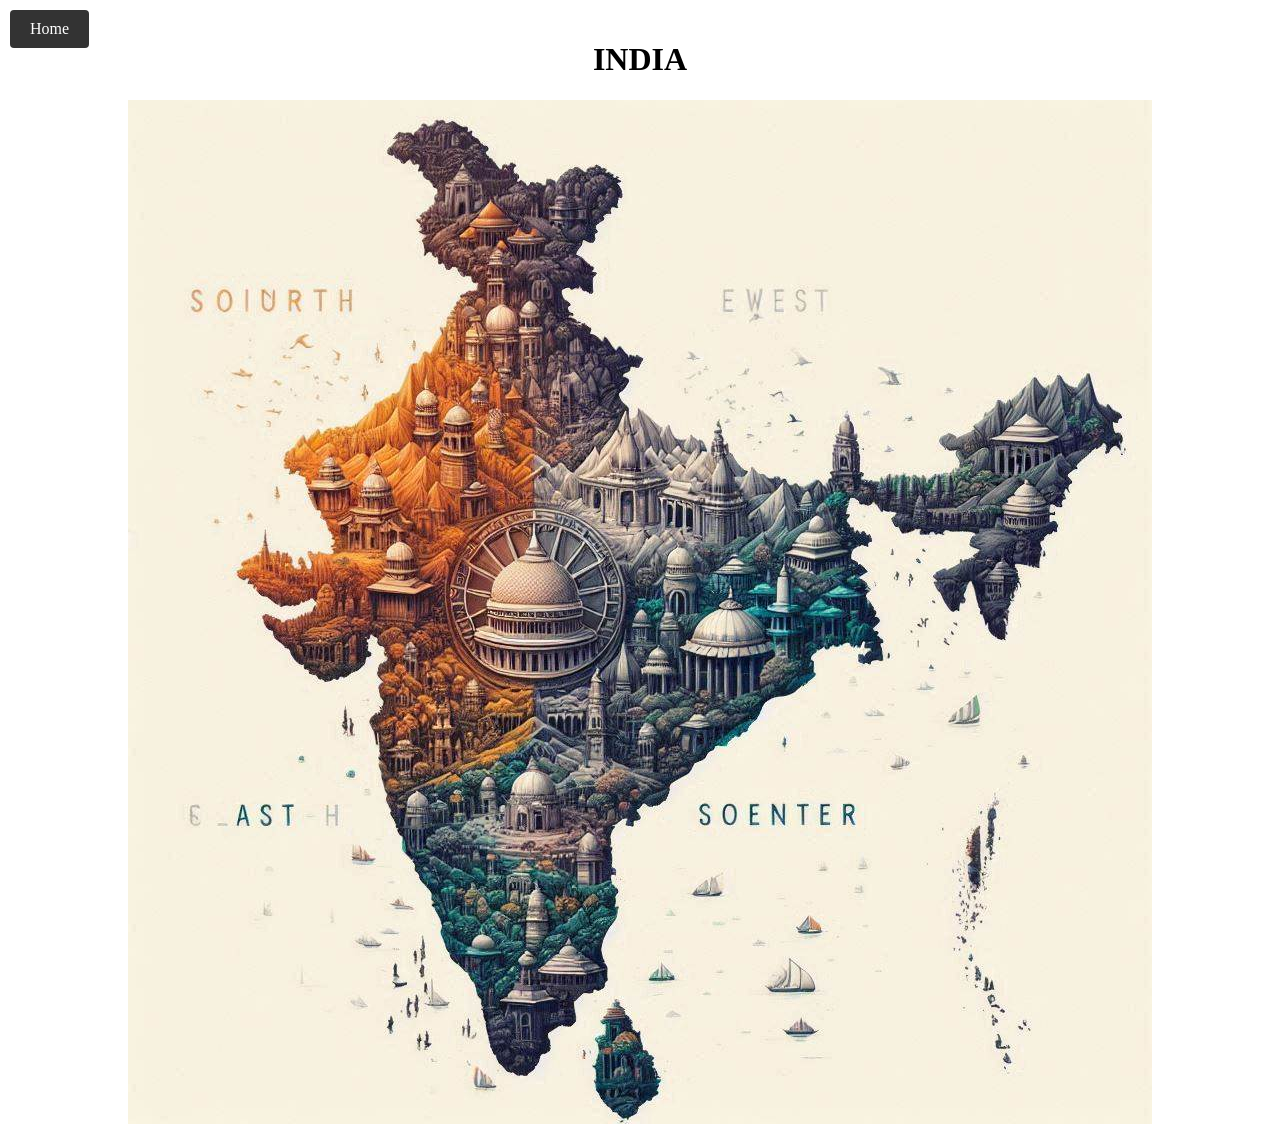
<file: map/map.html>
<!DOCTYPE html>
<html lang="en">
<head>
    <meta charset="UTF-8">
    <meta name="viewport" content="width=device-width, initial-scale=1.0">
    <title>India Map</title>
    <link rel="stylesheet" href="map.css">
</head>
<body>
    <div class="class" id="box1">
        <h1>INDIA</h1>
        <a href="/index6.html" class="home-button">Home</a>
        <img src="map.png" alt="India Map" usemap="#map1">

        <map name="map1" >
          <!-- Define coordinates for each region -->
        <area shape="poly" coords="315,34,476,72,459,182,558,344,383,332,275,291" alt="North India" href="http://127.0.0.1:5500/map/northindia/index1.html">
        <area shape="poly" coords="268,292,128,449,190,574,247,655,348,587,400,346" alt="West India" href="/map/westindia/index4.html">
        <area shape="poly" coords="261,698,381,655,486,707,460,897,369,955" alt="southindia" href="southindia/index2.html">
        <area shape="poly" coords="595,632,609,451,719,324,745,392,830,344,988,322,866,532,765,410,715,407,741,559" alt="East India" href="/map/eastindia/index3.html">
        <area shape="circle" coords="406,483,117" alt="Center India" href="/map/center/index5.html">
        </map>
    </div>
</body>
</html>
</file>
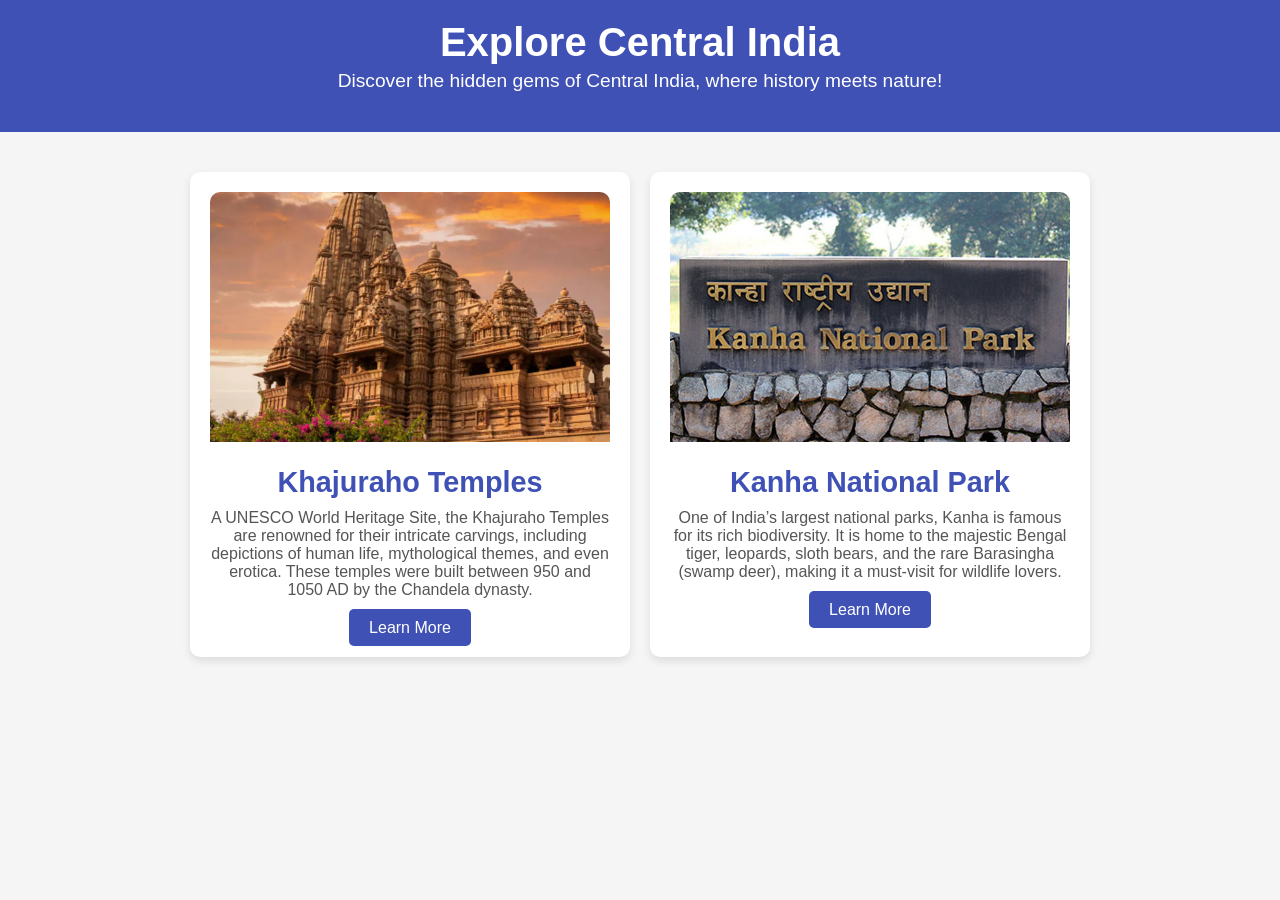
<file: map/center/index5.html>
<!DOCTYPE html>
<html lang="en">
<head>
    <meta charset="UTF-8">
    <meta name="viewport" content="width=device-width, initial-scale=1.0">
    <title>Central India Tourism</title>
    <link rel="stylesheet" href="style5.css">
</head>
<body>
    <header>
        <h1>Explore Central India</h1>
        <p>Discover the hidden gems of Central India, where history meets nature!</p>
    </header>

    <section class="destinations">
        <!-- Destination 1: Khajuraho Temples -->
        <div class="destination">
            <img src="khajuraho.webp" alt="Khajuraho Temples" class="destination-image">
            <h2>Khajuraho Temples</h2>
            <p class="description">
                A UNESCO World Heritage Site, the Khajuraho Temples are renowned for their intricate carvings, including depictions of human life, mythological themes, and even erotica. These temples were built between 950 and 1050 AD by the Chandela dynasty.
            </p>
            <a href="#" class="btn">Learn More</a>
        </div>

        <!-- Destination 2: Kanha National Park -->
        <div class="destination">
            <img src="Kanha.jpg" alt="Kanha National Park" class="destination-image">
            <h2>Kanha National Park</h2>
            <p class="description">
                One of India’s largest national parks, Kanha is famous for its rich biodiversity. It is home to the majestic Bengal tiger, leopards, sloth bears, and the rare Barasingha (swamp deer), making it a must-visit for wildlife lovers.
            </p>
            <a href="#" class="btn">Learn More</a>
        </div>
    </section>

</body>
</html>
</file>
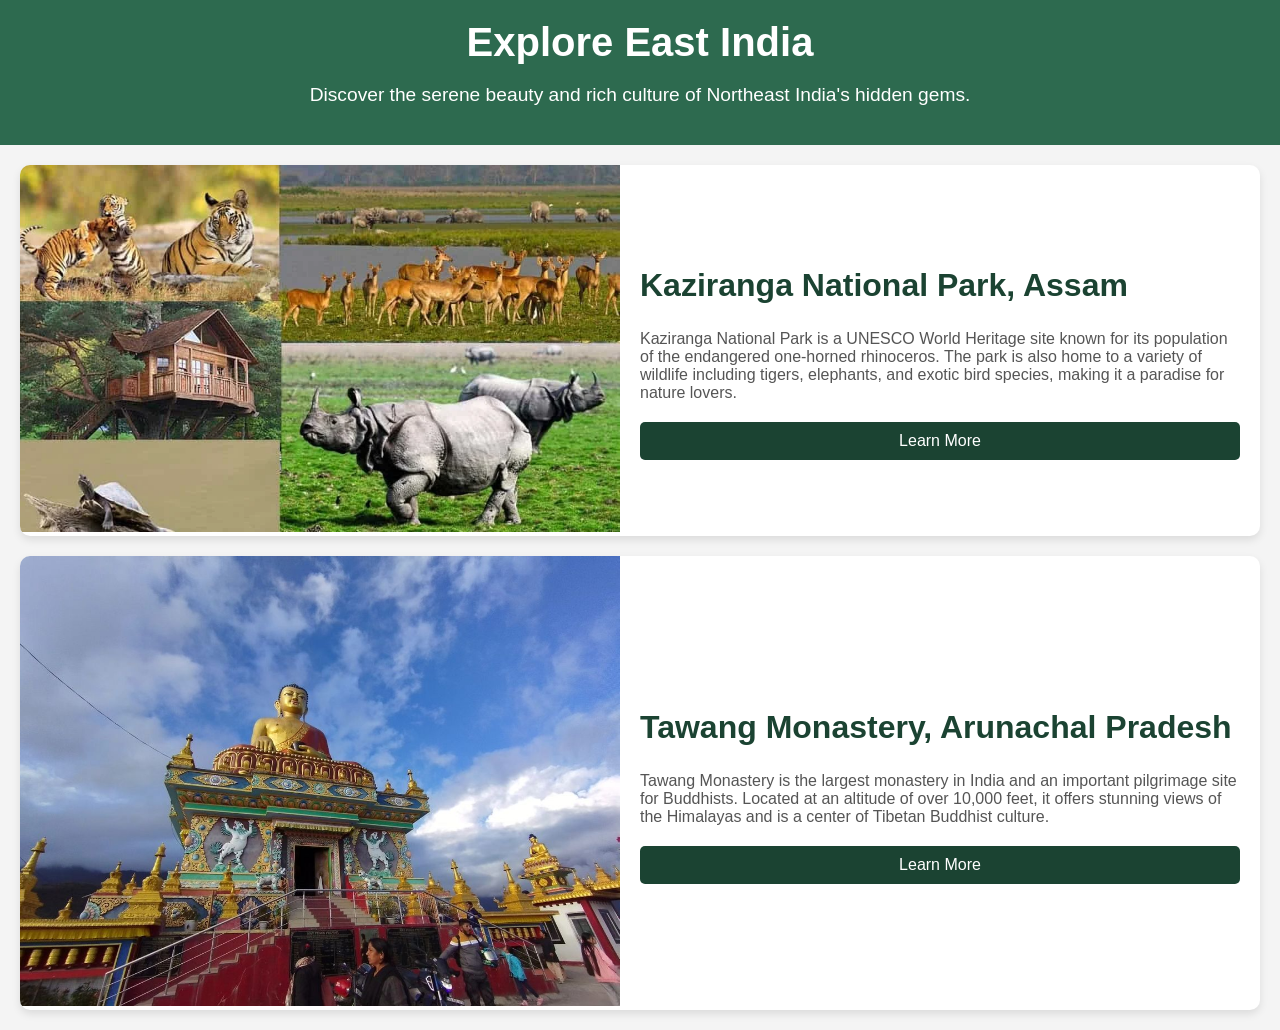
<file: map/eastindia/index3.html>
<!DOCTYPE html>
<html lang="en">
<head>
    <meta charset="UTF-8">
    <meta name="viewport" content="width=device-width, initial-scale=1.0">
    <title>North East India Tourism</title>
    <link rel="stylesheet" href="style3.css">
</head>
<body>
    <header>
        <h1>Explore East India</h1>
        <p>Discover the serene beauty and rich culture of Northeast India's hidden gems.</p>
    </header>

    <section class="destination" id="kaziranga">
        <div class="image-container">
            <img src="Kaziranga.webp" alt="Kaziranga National Park">
        </div>
        <div class="content">
            <h2>Kaziranga National Park, Assam</h2>
            <p>Kaziranga National Park is a UNESCO World Heritage site known for its population of the endangered one-horned rhinoceros. The park is also home to a variety of wildlife including tigers, elephants, and exotic bird species, making it a paradise for nature lovers.</p>
            <button>Learn More</button>
        </div>
    </section>

    <section class="destination" id="tawang">
        <div class="image-container">
            <img src="taw.jpg" alt="Tawang Monastery">
        </div>
        <div class="content">
            <h2>Tawang Monastery, Arunachal Pradesh</h2>
            <p>Tawang Monastery is the largest monastery in India and an important pilgrimage site for Buddhists. Located at an altitude of over 10,000 feet, it offers stunning views of the Himalayas and is a center of Tibetan Buddhist culture.</p>
            <button>Learn More</button>
        </div>
    </section>
</body>
</html>
</file>
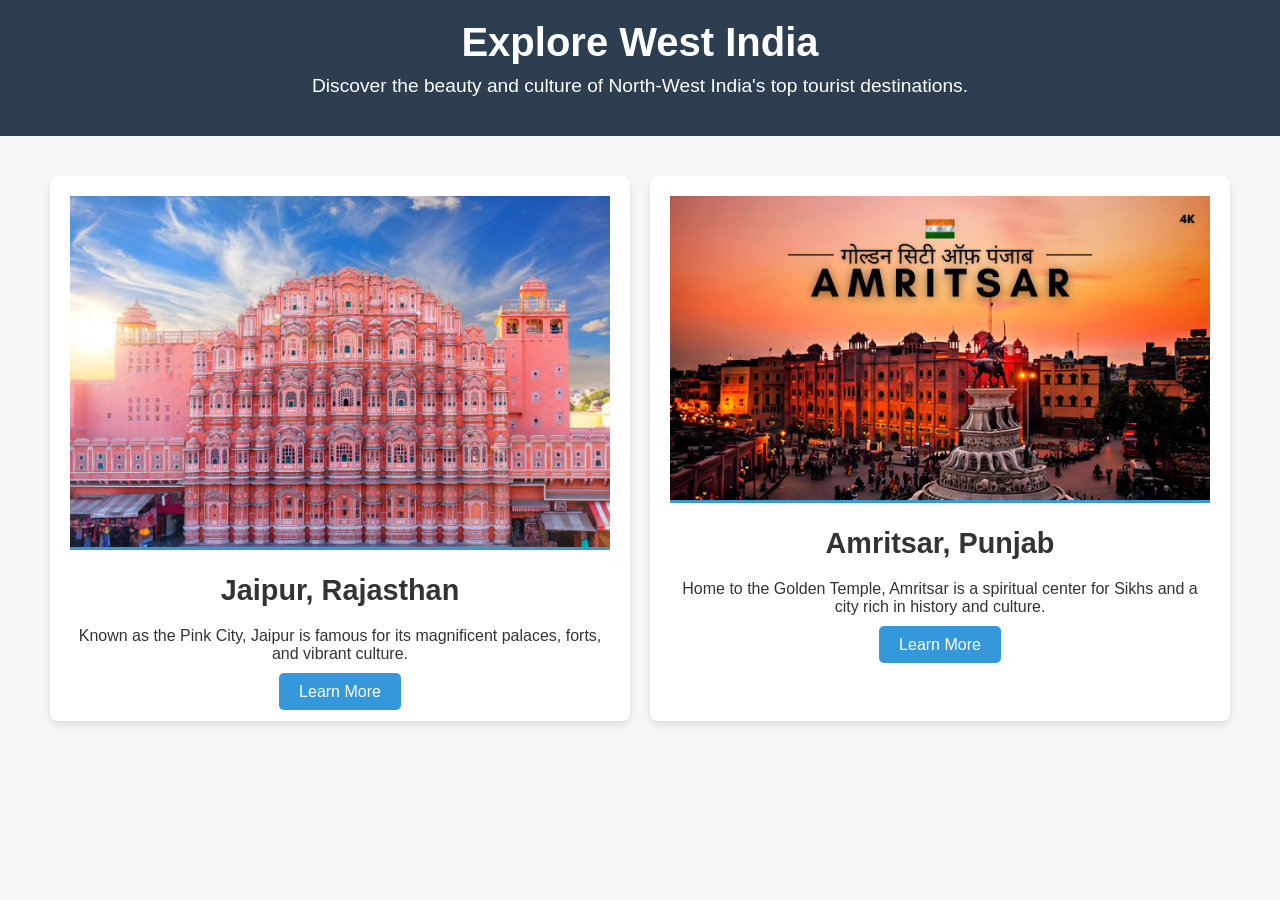
<file: map/westindia/index4.html>
<!DOCTYPE html>
<html lang="en">
<head>
    <meta charset="UTF-8">
    <meta name="viewport" content="width=device-width, initial-scale=1.0">
    <title>West India Tourism</title>
    <link rel="stylesheet" href="style4.css">
</head>
<body>
    <header>
        <h1>Explore West India</h1>
        <p>Discover the beauty and culture of North-West India's top tourist destinations.</p>
    </header>

    <div class="destination-container">
        <!-- Jaipur -->
        <div class="destination-box">
            <img src="jai.jpg" alt="Jaipur" class="destination-img">
            <h2>Jaipur, Rajasthan</h2>
            <p class="description">Known as the Pink City, Jaipur is famous for its magnificent palaces, forts, and vibrant culture.</p>
            <a href="https://en.wikipedia.org/wiki/Jaipur" class="learn-more" target="_blank">Learn More</a>
        </div>

        <!-- Amritsar -->
        <div class="destination-box">
            <img src="amrit.jpg" alt="Amritsar" class="destination-img">
            <h2>Amritsar, Punjab</h2>
            <p class="description">Home to the Golden Temple, Amritsar is a spiritual center for Sikhs and a city rich in history and culture.</p>
            <a href="https://en.wikipedia.org/wiki/Amritsar" class="learn-more" target="_blank">Learn More</a>
        </div>
    </div>

</body>
</html>
</file>
<file: map/map.css>
body, html {
    margin: 0;
    padding: 0;
}

.class {
    text-align: center;
    padding-top: 20px;
}

img {
    max-width: 100%;
    height: auto;
    display: block;
    margin: 0 auto;
}


.home-button {
    position: absolute;
    top: 10px;
    left: 10px;
    background-color: #333; 
    color: #fff; 
    text-decoration: none; 
    padding: 10px 20px; 
    border-radius: 4px; 
    transition: background-color 0.3s ease; 
}

.home-button:hover {
    background-color: #555; 
    
}
</file>
<file: map/center/style5.css>
/* General Styles */
body {
    font-family: 'Arial', sans-serif;
    background-color: #f5f5f5;
    margin: 0;
    padding: 0;
}

header {
    text-align: center;
    background-color: #3f51b5;
    color: white;
    padding: 20px 0;
}

h1 {
    font-size: 2.5em;
    margin: 0;
}

header p {
    font-size: 1.2em;
    margin: 5px 0 20px;
}

/* Destination Section */
.destinations {
    display: flex;
    justify-content: center;
    gap: 20px;
    margin: 40px auto;
    padding: 0 20px;
    max-width: 1200px;
}

/* Each Destination Card */
.destination {
    background-color: white;
    border-radius: 10px;
    box-shadow: 0 4px 8px rgba(0, 0, 0, 0.1);
    padding: 20px;
    width: 400px;
    text-align: center;
}

/* Destination Image */
.destination-image {
    width: 100%;
    border-radius: 10px 10px 0 0;
    height: 250px;
    object-fit: cover;
}

/* Destination Title */
.destination h2 {
    font-size: 1.8em;
    color: #3f51b5;
    margin: 20px 0 10px;
}

/* Description Text */
.description {
    font-size: 1em;
    color: #555;
    margin: 0 0 20px;
}

/* Learn More Button */
.btn {
    background-color: #3f51b5;
    color: white;
    padding: 10px 20px;
    border-radius: 5px;
    text-decoration: none;
    transition: background-color 0.3s ease;
}

.btn:hover {
    background-color: #283593;
}

/* Responsive Behavior */
@media (max-width: 768px) {
    .destinations {
        flex-direction: column;
        align-items: center;
    }

    .destination {
        width: 90%;
    }
}
</file>
<file: map/eastindia/style3.css>
/* Basic Styling for Body */
body {
    font-family: Arial, sans-serif;
    background-color: #f4f4f4;
    margin: 0;
    padding: 0;
}

/* Header Section */
header {
    background-color: #2d6a4f;
    color: white;
    text-align: center;
    padding: 20px;
}

header h1 {
    margin: 0;
    font-size: 2.5em;
}

header p {
    font-size: 1.2em;
}

/* Destination Section Styling */
.destination {
    display: flex;
    background-color: white;
    margin: 20px;
    box-shadow: 0 4px 8px rgba(0, 0, 0, 0.1);
    border-radius: 10px;
    overflow: hidden;
}

.image-container {
    flex: 1;
}

.image-container img {
    width: 100%;
    height: auto;
}

.content {
    flex: 1;
    padding: 20px;
    display: flex;
    flex-direction: column;
    justify-content: center;
}

.content h2 {
    color: #1b4332;
    font-size: 2em;
    margin-bottom: 10px;
}

.content p {
    font-size: 1em;
    color: #555;
    margin-bottom: 20px;
}

button {
    background-color: #1b4332;
    color: white;
    border: none;
    padding: 10px 20px;
    cursor: pointer;
    border-radius: 5px;
    font-size: 1em;
    transition: background-color 0.3s ease;
}

button:hover {
    background-color: #40916c;
}

/* Media Query for Responsive Design */
@media (max-width: 768px) {
    .destination {
        flex-direction: column;
    }

    .content {
        padding: 15px;
    }
}
</file>
<file: map/westindia/style4.css>
/* Basic body styling */
body {
    font-family: Arial, sans-serif;
    background-color: #f7f7f7;
    color: #333;
    margin: 0;
    padding: 0;
}

/* Header styling */
header {
    text-align: center;
    background-color: #2c3e50;
    color: white;
    padding: 20px 0;
}

header h1 {
    font-size: 2.5em;
    margin: 0;
}

header p {
    font-size: 1.2em;
    margin-top: 10px;
}

/* Container for destination boxes */
.destination-container {
    display: flex;
    justify-content: space-around;
    margin: 40px auto;
    max-width: 1200px;
    padding: 0 20px;
}

.destination-box {
    background-color: white;
    border-radius: 8px;
    box-shadow: 0 4px 8px rgba(0, 0, 0, 0.1);
    overflow: hidden;
    width: 45%; /* Two boxes take up 45% width each */
    text-align: center;
    padding: 20px;
}

.destination-img {
    width: 100%;
    height: auto;
    border-bottom: 3px solid #3498db;
}

.destination-box h2 {
    font-size: 1.8em;
    margin: 20px 0;
}

.description {
    font-size: 1em;
    margin-bottom: 20px;
}

.learn-more {
    text-decoration: none;
    color: white;
    background-color: #3498db;
    padding: 10px 20px;
    border-radius: 5px;
    transition: background-color 0.3s ease;
}

.learn-more:hover {
    background-color: #2980b9;
}

/* Responsive layout */
@media (max-width: 768px) {
    .destination-container {
        flex-direction: column;
        align-items: center;
    }

    .destination-box {
        width: 80%;
        margin-bottom: 20px;
    }
}
</file>
